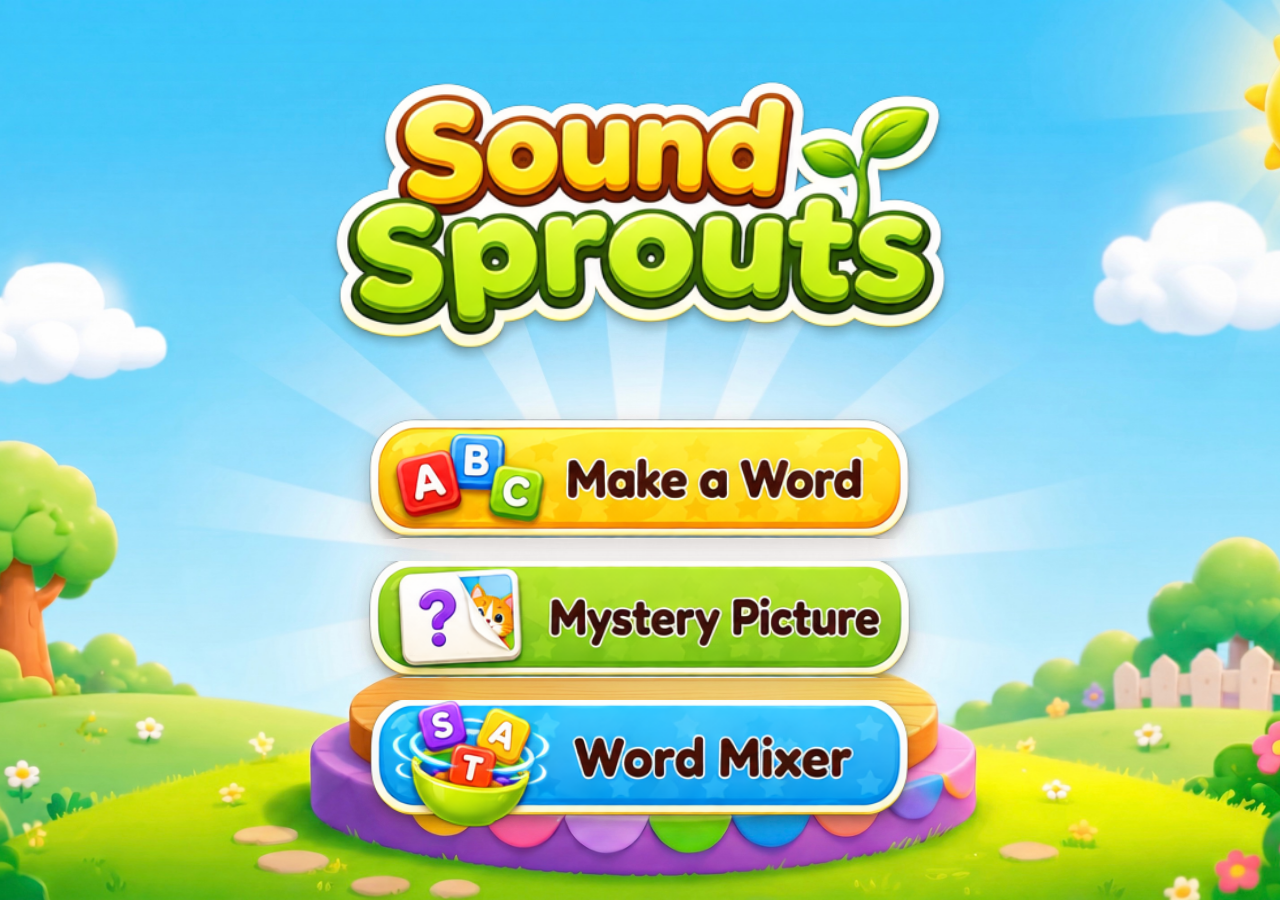
<file: index.html>
<!DOCTYPE html>
<html lang="en">
<head>
  <meta charset="utf-8" />
  <meta name="viewport"
        content="width=device-width, initial-scale=1, viewport-fit=cover, user-scalable=no" />
  <meta name="apple-mobile-web-app-capable" content="yes" />
  <meta name="mobile-web-app-capable" content="yes" />
  <meta name="apple-mobile-web-app-status-bar-style" content="black-translucent" />
  <meta name="theme-color" content="#FFF7E8" />
  <title>Sound Sprouts 🌱 — Phonics for Little Readers</title>
  <meta name="description" content="A playful phonics word-builder for early readers — tap sounds, blend them into words, hear them, and reveal a picture. 133 illustrated words across three gentle, no-pressure game modes." />

  <!-- Open Graph (Facebook, iMessage, Slack, WhatsApp, LinkedIn…) -->
  <meta property="og:type" content="website" />
  <meta property="og:site_name" content="Sound Sprouts" />
  <meta property="og:title" content="Sound Sprouts 🌱 — Phonics for Little Readers" />
  <meta property="og:description" content="Tap sounds, blend them into words, hear them, and reveal a picture. A warm, no-pressure phonics toy for ages 4+." />
  <meta property="og:url" content="https://kaigani.github.io/sound-sprouts/" />
  <meta property="og:image" content="https://kaigani.github.io/sound-sprouts/assets/og-image.jpg" />
  <meta property="og:image:type" content="image/jpeg" />
  <meta property="og:image:width" content="1200" />
  <meta property="og:image:height" content="630" />
  <meta property="og:image:alt" content="Sound Sprouts title screen with Make a Word, Mystery Picture, and Word Mixer game modes in a sunny cartoon garden." />

  <!-- Twitter / X card -->
  <meta name="twitter:card" content="summary_large_image" />
  <meta name="twitter:title" content="Sound Sprouts 🌱 — Phonics for Little Readers" />
  <meta name="twitter:description" content="Tap sounds, blend them into words, hear them, and reveal a picture. A warm, no-pressure phonics toy for ages 4+." />
  <meta name="twitter:image" content="https://kaigani.github.io/sound-sprouts/assets/og-image.jpg" />

  <!-- Icons / home-screen -->
  <link rel="icon" type="image/png" href="./assets/favicon.png" />
  <link rel="apple-touch-icon" href="./assets/apple-touch-icon.png" />
  <meta name="apple-mobile-web-app-title" content="Sound Sprouts" />

  <link rel="stylesheet" href="./css/style.css" />

  <script type="importmap">
    { "imports": { "three": "./vendor/three.module.min.js" } }
  </script>
</head>
<body>
  <!-- illustrated background plate (podium/garden); sits behind the transparent canvas -->
  <div id="bg"></div>

  <!-- three.js renders into this transparent canvas, above the bg plate -->
  <canvas id="scene" touch-action="none"></canvas>

  <!-- ===== Menu overlay ===== -->
  <div id="menu" class="overlay">
    <img class="title-img" src="./assets/gen/ui/splash/title.png" alt="Sound Sprouts" draggable="false">
    <div class="menu-buttons">
      <button class="big-button" data-mode="guided" aria-label="Make a Word">
        <img src="./assets/gen/ui/splash/btn-make.png" alt="Make a Word" draggable="false">
      </button>
      <button class="big-button" data-mode="mystery" aria-label="Mystery Picture">
        <img src="./assets/gen/ui/splash/btn-mystery.png" alt="Mystery Picture" draggable="false">
      </button>
      <button class="big-button" data-mode="freeplay" aria-label="Word Mixer">
        <img src="./assets/gen/ui/splash/btn-mixer.png" alt="Word Mixer" draggable="false">
      </button>
    </div>
  </div>

  <!-- ===== In-game HUD ===== -->
  <div id="hud" class="hidden">
    <button id="btn-home" class="hud-button hud-img hud-home" aria-label="Home"></button>
    <button id="btn-speaker" class="hud-button hud-img hud-sound hud-bottom-left" aria-label="Hear it again"></button>
    <button id="btn-shuffle" class="hud-button hud-img hud-shuffle hud-bottom-right hidden" aria-label="New tiles"></button>
    <button id="btn-again" class="again-button hud-img hud-play hidden" aria-label="Again"></button>
  </div>

  <!-- garden row: session collection of found picture words (free play) -->
  <div id="garden-row" class="hidden"></div>

  <script type="module" src="./js/main.js"></script>
</body>
</html>
</file>
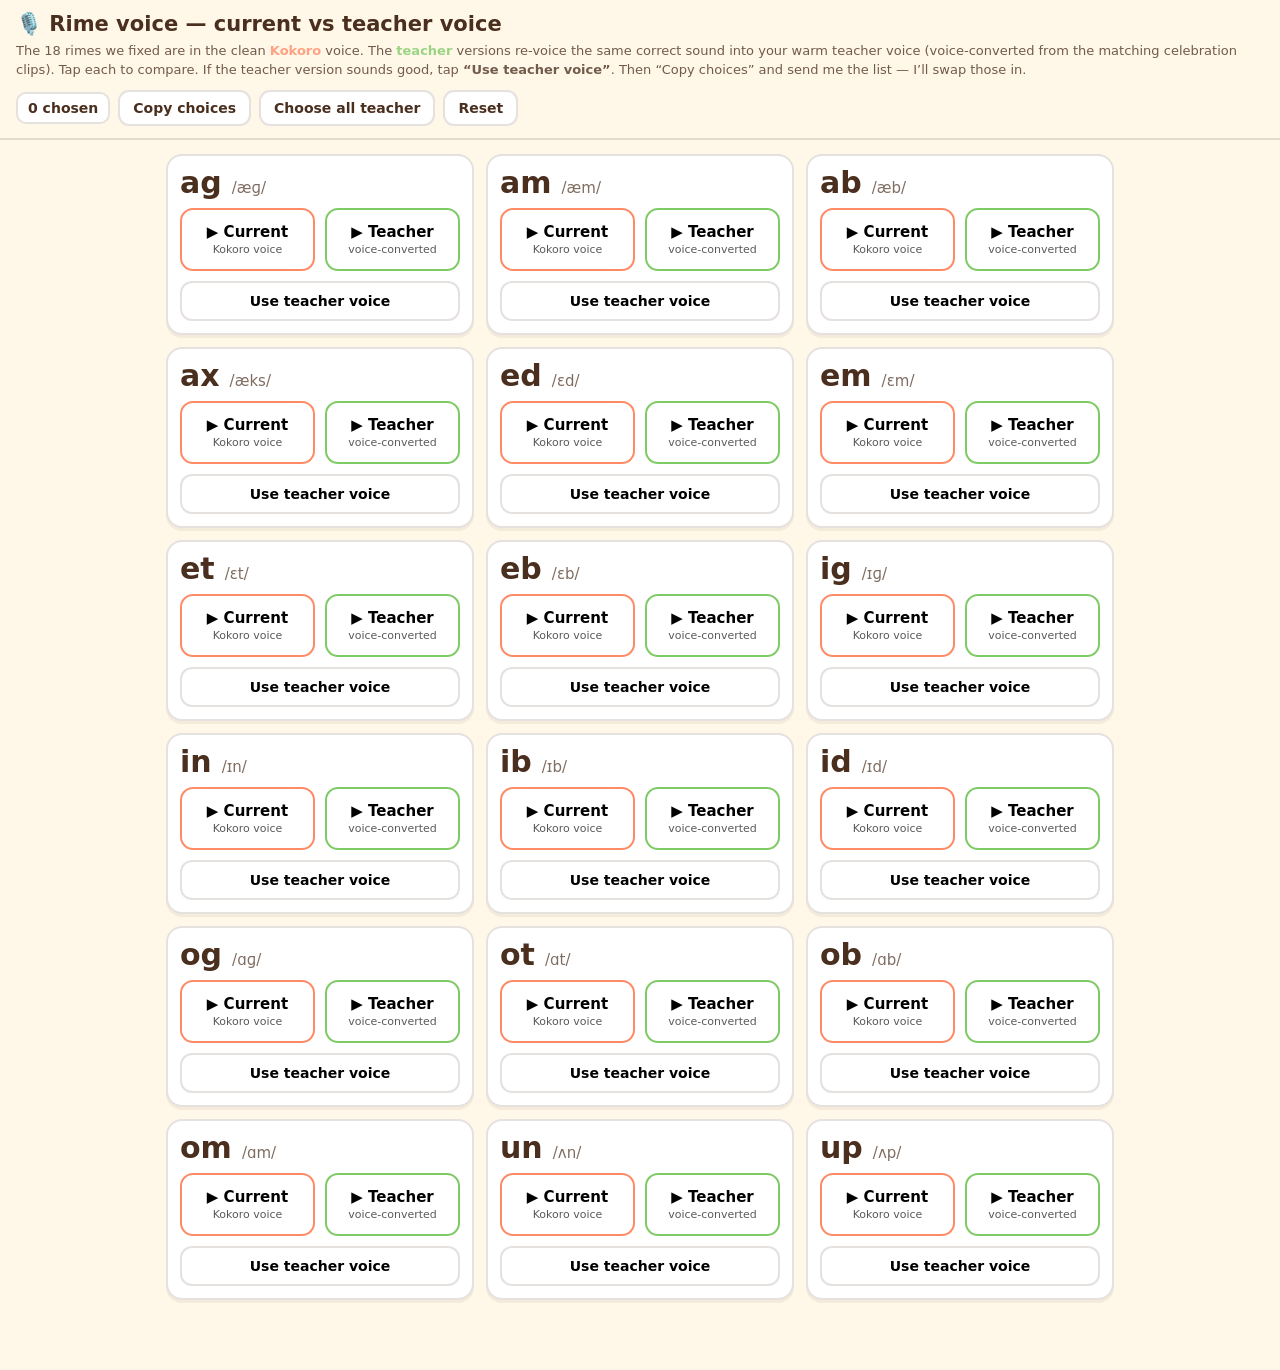
<file: debug-rimes.html>
<!DOCTYPE html>
<html lang="en">
<head>
<meta charset="utf-8">
<meta name="viewport" content="width=device-width, initial-scale=1, viewport-fit=cover">
<title>Sound Sprouts — Rime Voice Comparison</title>
<style>
  :root { --bg:#fff7e8; --card:#fff; --brown:#4a2f1f; --coral:#ff8a66; --leaf:#7ecb66;
          --gold:#f0a500; --pick:#3aa655; --line:rgba(74,47,31,.14); }
  * { box-sizing:border-box; -webkit-tap-highlight-color:transparent; }
  html,body { margin:0; background:var(--bg); color:var(--brown);
    font-family:'Fredoka','Arial Rounded MT Bold',system-ui,sans-serif; }
  header { position:sticky; top:0; z-index:10; background:rgba(255,247,232,.97);
    backdrop-filter:blur(6px); border-bottom:2px solid var(--line); padding:12px 16px; }
  h1 { margin:0 0 6px; font-size:21px; }
  p.sub { margin:0 0 10px; font-size:13px; font-weight:400; opacity:.78; line-height:1.45; }
  .toolbar { display:flex; flex-wrap:wrap; gap:8px; align-items:center; }
  button { font:inherit; cursor:pointer; }
  .tbtn { font-size:14px; font-weight:600; padding:8px 13px; border:2px solid var(--line);
    border-radius:11px; background:#fff; color:var(--brown); }
  .tbtn:active { transform:translateY(1px); }
  .count { font-size:14px; font-weight:600; padding:6px 10px; border-radius:10px;
    background:#fff; border:2px solid var(--line); }
  .count.has { background:var(--pick); color:#fff; border-color:var(--pick); }
  main { padding:14px 16px 70px; max-width:980px; margin:0 auto; }
  .grid { display:grid; gap:12px; grid-template-columns:repeat(auto-fill,minmax(290px,1fr)); }
  .card { background:var(--card); border:2px solid var(--line); border-radius:16px;
    padding:12px; box-shadow:0 3px 0 rgba(74,47,31,.06); }
  .card.use-new { border-color:var(--pick); background:#f0faf0; }
  .top { display:flex; align-items:baseline; gap:10px; margin-bottom:10px; }
  .rime { font-size:30px; font-weight:600; line-height:1; }
  .ipa { font-size:15px; opacity:.7; font-weight:400; }
  .ab { display:flex; gap:10px; margin-bottom:10px; }
  .play { flex:1; display:flex; flex-direction:column; align-items:center; gap:2px;
    padding:13px 8px; border:2px solid var(--line); border-radius:13px; background:#fff;
    font-weight:600; font-size:15px; }
  .play .lbl { font-size:11px; font-weight:400; opacity:.65; }
  .play.cur { border-color:var(--coral); }
  .play.cur.playing { background:var(--coral); color:#fff; }
  .play.new { border-color:var(--leaf); }
  .play.new.playing { background:var(--leaf); color:#fff; }
  .play:active { transform:translateY(2px); }
  .choose { display:flex; align-items:center; gap:8px; }
  .swap { flex:1; padding:10px; border-radius:12px; border:2px solid var(--line);
    background:#fff; font-weight:600; font-size:14px; }
  .card.use-new .swap { background:var(--pick); color:#fff; border-color:var(--pick); }
  dialog { border:none; border-radius:16px; padding:0; max-width:min(92vw,560px); width:100%; }
  dialog::backdrop { background:rgba(0,0,0,.4); }
  .dlg { padding:16px; } .dlg h2 { margin:0 0 8px; font-size:18px; }
  textarea { width:100%; height:200px; font-family:ui-monospace,Menlo,monospace; font-size:13px;
    border:2px solid var(--line); border-radius:12px; padding:10px; }
  .row { display:flex; gap:8px; justify-content:flex-end; margin-top:10px; }
</style>
</head>
<body>
<header>
  <h1>🎙️ Rime voice — current vs teacher voice</h1>
  <p class="sub">The 18 rimes we fixed are in the clean <b style="color:var(--coral)">Kokoro</b> voice. The <b style="color:var(--leaf)">teacher</b> versions re-voice the same correct sound into your warm teacher voice (voice-converted from the matching celebration clips). Tap each to compare. If the teacher version sounds good, tap <b>“Use teacher voice”</b>. Then “Copy choices” and send me the list — I’ll swap those in.</p>
  <div class="toolbar">
    <span class="count" id="count">0 chosen</span>
    <button class="tbtn" id="copy">Copy choices</button>
    <button class="tbtn" id="all">Choose all teacher</button>
    <button class="tbtn" id="clear">Reset</button>
  </div>
</header>
<main><div class="grid" id="grid"></div></main>

<dialog id="dlg"><div class="dlg">
  <h2>Rimes to swap to teacher voice</h2>
  <textarea id="dlgtext" readonly></textarea>
  <div class="row"><button class="tbtn" id="dlgcopy">Copy</button><button class="tbtn" id="dlgclose">Close</button></div>
</div></dialog>

<script type="module">
const IPA = { ag:'æɡ', am:'æm', ab:'æb', ax:'æks', ed:'ɛd', em:'ɛm', et:'ɛt', eb:'ɛb',
  ig:'ɪɡ', in:'ɪn', ib:'ɪb', id:'ɪd', og:'ɑɡ', ot:'ɑt', ob:'ɑb', om:'ɑm', un:'ʌn', up:'ʌp' };
const RIMES = Object.keys(IPA);
const BUST = '?t=' + Date.now();                       // always audition the latest
const CUR = (r)=>`./assets/audio/fragments/${r}.m4a${BUST}`;
const NEW = (r)=>`./assets/audio/cand_clone/${r}.m4a${BUST}`;

const chosen = new Set(JSON.parse(localStorage.getItem('sprouts-rime-choices')||'[]'));
const persist = ()=>localStorage.setItem('sprouts-rime-choices', JSON.stringify([...chosen]));

let cur=null, curEl=null;
function play(path, el){
  if(cur){cur.pause();} if(curEl)curEl.classList.remove('playing');
  cur=new Audio(path); curEl=el; el.classList.add('playing');
  cur.addEventListener('ended',()=>el.classList.remove('playing'));
  cur.addEventListener('error',()=>el.classList.remove('playing'));
  cur.play().catch(()=>{});
}
function updateCount(){ const e=document.getElementById('count');
  e.textContent=`${chosen.size} chosen`; e.classList.toggle('has',chosen.size>0); }

const grid=document.getElementById('grid');
function render(){
  grid.innerHTML='';
  for(const r of RIMES){
    const card=document.createElement('div');
    card.className='card'+(chosen.has(r)?' use-new':'');
    card.innerHTML=`
      <div class="top"><span class="rime">${r}</span><span class="ipa">/${IPA[r]}/</span></div>
      <div class="ab">
        <button class="play cur"><span>▶ Current</span><span class="lbl">Kokoro voice</span></button>
        <button class="play new"><span>▶ Teacher</span><span class="lbl">voice-converted</span></button>
      </div>
      <div class="choose"><button class="swap">${chosen.has(r)?'✓ Using teacher voice':'Use teacher voice'}</button></div>`;
    card.querySelector('.play.cur').addEventListener('click',(e)=>play(CUR(r),e.currentTarget));
    card.querySelector('.play.new').addEventListener('click',(e)=>play(NEW(r),e.currentTarget));
    card.querySelector('.swap').addEventListener('click',()=>{
      if(chosen.has(r))chosen.delete(r); else chosen.add(r);
      persist(); updateCount(); render();
    });
    grid.appendChild(card);
  }
}
render(); updateCount();

document.getElementById('all').addEventListener('click',()=>{ RIMES.forEach(r=>chosen.add(r)); persist(); updateCount(); render(); });
document.getElementById('clear').addEventListener('click',()=>{ if(!chosen.size||!confirm('Reset all choices?'))return; chosen.clear(); persist(); updateCount(); render(); });
function report(){
  const list=RIMES.filter(r=>chosen.has(r));
  if(!list.length) return '(none chosen — current Kokoro voice kept for all)';
  return 'Swap these rimes to the teacher voice:\n'+list.map(r=>`${r}\t/${IPA[r]}/\tcand_clone/${r}.m4a`).join('\n');
}
const dlg=document.getElementById('dlg');
document.getElementById('copy').addEventListener('click',()=>{ const t=report();
  document.getElementById('dlgtext').value=t; dlg.showModal(); navigator.clipboard?.writeText(t).catch(()=>{}); });
document.getElementById('dlgcopy').addEventListener('click',()=>{ const ta=document.getElementById('dlgtext');
  ta.select(); navigator.clipboard?.writeText(ta.value).catch(()=>document.execCommand('copy')); });
document.getElementById('dlgclose').addEventListener('click',()=>dlg.close());
</script>
</body>
</html>
</file>
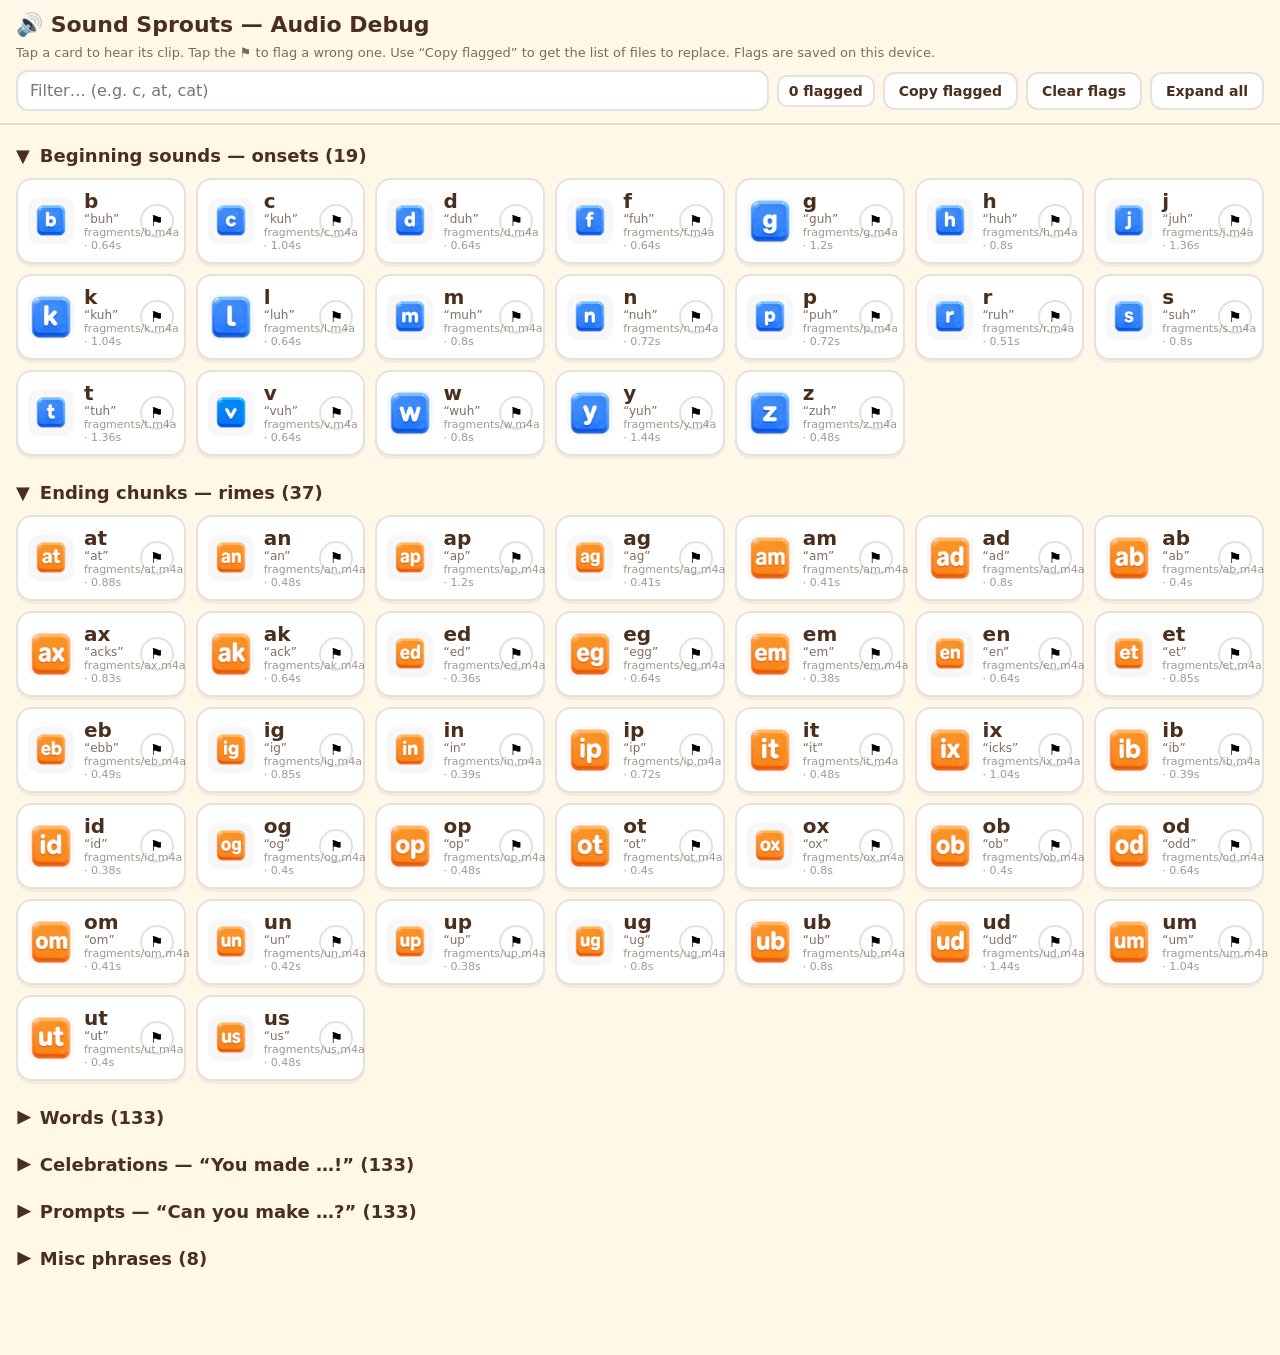
<file: debug.html>
<!DOCTYPE html>
<html lang="en">
<head>
<meta charset="utf-8">
<meta name="viewport" content="width=device-width, initial-scale=1, viewport-fit=cover">
<title>Sound Sprouts — Audio Debug</title>
<style>
  :root { --bg:#fff7e8; --card:#fff; --brown:#4a2f1f; --coral:#ff8a66; --leaf:#7ecb66;
          --blue:#66b8ff; --flag:#e8453c; --line:rgba(74,47,31,.14); }
  * { box-sizing:border-box; -webkit-tap-highlight-color:transparent; }
  html,body { margin:0; background:var(--bg); color:var(--brown);
    font-family:'Fredoka','Arial Rounded MT Bold',system-ui,sans-serif; }
  header { position:sticky; top:0; z-index:10; background:rgba(255,247,232,.96);
    backdrop-filter:blur(6px); border-bottom:2px solid var(--line); padding:12px 16px; }
  h1 { margin:0 0 8px; font-size:22px; }
  .sub { font-size:13px; opacity:.7; margin:0 0 10px; font-weight:400; }
  .toolbar { display:flex; flex-wrap:wrap; gap:8px; align-items:center; }
  .toolbar input[type=search] { flex:1 1 200px; min-width:140px; font:inherit; font-size:16px;
    padding:9px 12px; border:2px solid var(--line); border-radius:12px; background:#fff; }
  button { font:inherit; cursor:pointer; }
  .tbtn { font-size:14px; font-weight:600; padding:9px 14px; border:2px solid var(--line);
    border-radius:12px; background:#fff; color:var(--brown); }
  .tbtn:active { transform:translateY(1px); }
  .count { font-size:14px; font-weight:600; padding:6px 10px; border-radius:10px;
    background:#fff; border:2px solid var(--line); }
  .count.has { background:var(--flag); color:#fff; border-color:var(--flag); }
  main { padding:14px 16px 60px; }
  section { margin-bottom:26px; }
  .sec-head { display:flex; align-items:center; gap:10px; cursor:pointer; user-select:none;
    font-size:18px; font-weight:600; margin:6px 0 12px; }
  .sec-head .chev { transition:transform .15s; }
  section.collapsed .chev { transform:rotate(-90deg); }
  section.collapsed .grid { display:none; }
  .grid { display:grid; gap:10px; grid-template-columns:repeat(auto-fill,minmax(150px,1fr)); }
  .card { position:relative; display:flex; align-items:center; gap:10px; padding:10px;
    background:var(--card); border:2px solid var(--line); border-radius:16px;
    box-shadow:0 3px 0 rgba(74,47,31,.06); transition:transform .06s, box-shadow .1s, border-color .1s; }
  .card .hit { display:flex; align-items:center; gap:10px; flex:1; min-width:0; cursor:pointer; }
  .card:active { transform:translateY(2px); }
  .card.playing { border-color:var(--leaf); box-shadow:0 0 0 3px rgba(126,203,102,.4); }
  .card.flagged { border-color:var(--flag); background:#fff3f1; }
  .thumb { width:46px; height:46px; flex:none; object-fit:contain;
    background:rgba(0,0,0,.03); border-radius:10px; }
  .meta { min-width:0; }
  .key { font-size:20px; font-weight:600; line-height:1.1; }
  .exp { font-size:12px; opacity:.7; font-weight:400; white-space:nowrap;
    overflow:hidden; text-overflow:ellipsis; }
  .dur { font-size:11px; opacity:.5; font-weight:400; }
  .flag { flex:none; width:34px; height:34px; border-radius:50%; border:2px solid var(--line);
    background:#fff; font-size:15px; line-height:1; display:flex; align-items:center;
    justify-content:center; }
  .card.flagged .flag { background:var(--flag); border-color:var(--flag); color:#fff; }
  dialog { border:none; border-radius:16px; padding:0; max-width:min(92vw,560px); width:100%; }
  dialog::backdrop { background:rgba(0,0,0,.4); }
  .dlg { padding:16px; }
  .dlg h2 { margin:0 0 8px; font-size:18px; }
  textarea { width:100%; height:240px; font-family:ui-monospace,Menlo,monospace; font-size:13px;
    border:2px solid var(--line); border-radius:12px; padding:10px; }
  .row { display:flex; gap:8px; justify-content:flex-end; margin-top:10px; }
  .hint { font-size:12px; opacity:.6; font-weight:400; }
</style>
</head>
<body>
<header>
  <h1>🔊 Sound Sprouts — Audio Debug</h1>
  <p class="sub">Tap a card to hear its clip. Tap the ⚑ to flag a wrong one. Use “Copy flagged” to get the list of files to replace. Flags are saved on this device.</p>
  <div class="toolbar">
    <input type="search" id="search" placeholder="Filter… (e.g. c, at, cat)" autocomplete="off">
    <span class="count" id="count">0 flagged</span>
    <button class="tbtn" id="copy">Copy flagged</button>
    <button class="tbtn" id="clear">Clear flags</button>
    <button class="tbtn" id="expand">Expand all</button>
  </div>
</header>
<main id="main"><p id="loading" class="hint">Loading clips…</p></main>

<dialog id="dlg"><div class="dlg">
  <h2>Flagged clips to replace</h2>
  <p class="hint">Each line: <code>category/key</code> — file path — expected pronunciation.</p>
  <textarea id="dlgtext" readonly></textarea>
  <div class="row">
    <button class="tbtn" id="dlgcopy">Copy to clipboard</button>
    <button class="tbtn" id="dlgclose">Close</button>
  </div>
</div></dialog>

<script type="module">
import { ONSETS, RIMES, WORDS } from './js/data.js';

const AUDIO_BASE = './assets/audio/';
// cache-bust per page load so a reload always auditions the latest clips
const BUST = '?t=' + Date.now();
const TILE = (k) => `./assets/gen/tiles/${k}.png`;
const OBJ  = (w) => `./assets/gen/objects/${w}.png`;

const MISC_TEXT = {
  'silly-1': 'What a silly sound! Try another one!',
  'silly-2': 'Hee hee! That is so silly! Try again!',
  'silly-3': 'Ooh, what a funny sound! Try a different tile!',
  'mixer-intro': 'Mix the sounds! What can you make?',
  'mystery-intro': 'Mystery word! Listen.',
  'mystery-outro': 'What does it make?',
  'hooray': 'Hooray!',
  'realword': "Ooh, that's a real word too!",
};

const cap = (w) => w.charAt(0).toUpperCase() + w.slice(1);
const flagged = new Set(JSON.parse(localStorage.getItem('sprouts-flagged') || '[]'));

let manifest = {};
try {
  manifest = await (await fetch(AUDIO_BASE + 'manifest.json' + BUST, { cache: 'no-cache' })).json();
} catch (e) {
  document.getElementById('loading').textContent = 'Could not load manifest.json — serve this over http (python3 -m http.server).';
  throw e;
}

// Build the list of sections: [{title, items:[{cat,key,label,expected,thumb,file,dur}]}]
const dur = (cat, key) => (manifest[cat]?.[key]?.dur ?? null);
const frag = (key, expected) => ({
  cat: 'fragments', key, label: key, expected, thumb: TILE(key),
  file: `fragments/${key}.m4a`, dur: dur('fragments', key),
});

const onsetItems = Object.keys(ONSETS)
  .filter((k) => manifest.fragments?.[k])
  .map((k) => frag(k, `“${ONSETS[k].spoken}”`));
const rimeItems = Object.keys(RIMES)
  .filter((k) => manifest.fragments?.[k])
  .map((k) => frag(k, `“${RIMES[k].spoken}”`));

const wordItems = WORDS.filter((w) => manifest.words?.[w.word]).map((w) => ({
  cat: 'words', key: w.word, label: w.word, expected: `“${cap(w.word)}!”`,
  thumb: OBJ(w.word), file: `words/${w.word}.m4a`, dur: dur('words', w.word),
}));
const celebItems = WORDS.filter((w) => manifest.celebrate?.[w.word]).map((w) => ({
  cat: 'celebrate', key: w.word, label: w.word, expected: `“You made ${w.word}!”`,
  thumb: OBJ(w.word), file: `celebrate/${w.word}.m4a`, dur: dur('celebrate', w.word),
}));
const promptItems = WORDS.filter((w) => manifest.prompts?.[w.word]).map((w) => ({
  cat: 'prompts', key: w.word, label: w.word, expected: `“Can you make ${w.word}?”`,
  thumb: OBJ(w.word), file: `prompts/${w.word}.m4a`, dur: dur('prompts', w.word),
}));
const miscItems = Object.keys(manifest.misc || {}).map((k) => ({
  cat: 'misc', key: k, label: k, expected: MISC_TEXT[k] ? `“${MISC_TEXT[k]}”` : '',
  thumb: null, file: `misc/${k}.m4a`, dur: dur('misc', k),
}));

const SECTIONS = [
  { title: `Beginning sounds — onsets (${onsetItems.length})`, items: onsetItems },
  { title: `Ending chunks — rimes (${rimeItems.length})`, items: rimeItems },
  { title: `Words (${wordItems.length})`, items: wordItems, collapsed: true },
  { title: `Celebrations — “You made …!” (${celebItems.length})`, items: celebItems, collapsed: true },
  { title: `Prompts — “Can you make …?” (${promptItems.length})`, items: promptItems, collapsed: true },
  { title: `Misc phrases (${miscItems.length})`, items: miscItems, collapsed: true },
];

// ---- audio playback (one channel) ----
let cur = null, curCard = null;
function play(item, card) {
  if (cur) { cur.pause(); cur.currentTime = 0; }
  if (curCard) curCard.classList.remove('playing');
  cur = new Audio(AUDIO_BASE + item.file + BUST);
  curCard = card;
  card.classList.add('playing');
  cur.addEventListener('ended', () => card.classList.remove('playing'));
  cur.addEventListener('error', () => { card.classList.remove('playing'); card.querySelector('.exp').textContent = '⚠️ clip failed to load'; });
  cur.play().catch(() => {});
}

const fid = (it) => `${it.cat}/${it.key}`;
function updateCount() {
  const el = document.getElementById('count');
  el.textContent = `${flagged.size} flagged`;
  el.classList.toggle('has', flagged.size > 0);
}
function persist() { localStorage.setItem('sprouts-flagged', JSON.stringify([...flagged])); }

// ---- render ----
const main = document.getElementById('main');
main.innerHTML = '';
const allCards = [];
for (const sec of SECTIONS) {
  const s = document.createElement('section');
  if (sec.collapsed) s.classList.add('collapsed');
  const head = document.createElement('div');
  head.className = 'sec-head';
  head.innerHTML = `<span class="chev">▼</span> ${sec.title}`;
  head.addEventListener('click', () => s.classList.toggle('collapsed'));
  s.appendChild(head);
  const grid = document.createElement('div');
  grid.className = 'grid';
  for (const it of sec.items) {
    const card = document.createElement('div');
    card.className = 'card' + (flagged.has(fid(it)) ? ' flagged' : '');
    card.dataset.search = `${it.cat} ${it.key} ${it.expected}`.toLowerCase();
    const thumb = it.thumb ? `<img class="thumb" src="${it.thumb}" alt="" onerror="this.style.visibility='hidden'">`
                           : `<div class="thumb"></div>`;
    card.innerHTML = `
      <div class="hit">
        ${thumb}
        <div class="meta">
          <div class="key">${it.label}</div>
          <div class="exp">${it.expected}</div>
          <div class="dur">${it.file}${it.dur != null ? ` · ${it.dur}s` : ''}</div>
        </div>
      </div>
      <button class="flag" title="Flag as wrong">⚑</button>`;
    card.querySelector('.hit').addEventListener('click', () => play(it, card));
    card.querySelector('.flag').addEventListener('click', (e) => {
      e.stopPropagation();
      const id = fid(it);
      if (flagged.has(id)) flagged.delete(id); else flagged.add(id);
      card.classList.toggle('flagged');
      persist(); updateCount();
    });
    grid.appendChild(card);
    allCards.push({ card, it });
  }
  s.appendChild(grid);
  main.appendChild(s);
}
updateCount();

// ---- search filter ----
document.getElementById('search').addEventListener('input', (e) => {
  const q = e.target.value.trim().toLowerCase();
  for (const { card } of allCards) {
    card.style.display = !q || card.dataset.search.includes(q) ? '' : 'none';
  }
});

// ---- toolbar ----
document.getElementById('expand').addEventListener('click', (e) => {
  const secs = [...document.querySelectorAll('section')];
  const anyCollapsed = secs.some((s) => s.classList.contains('collapsed'));
  secs.forEach((s) => s.classList.toggle('collapsed', !anyCollapsed));
  e.target.textContent = anyCollapsed ? 'Collapse all' : 'Expand all';
});
document.getElementById('clear').addEventListener('click', () => {
  if (!flagged.size || !confirm('Clear all flags?')) return;
  flagged.clear(); persist(); updateCount();
  document.querySelectorAll('.card.flagged').forEach((c) => c.classList.remove('flagged'));
});
function flaggedReport() {
  const byCat = {};
  for (const { it } of allCards) {
    if (flagged.has(fid(it))) (byCat[it.cat] ||= []).push(it);
  }
  const lines = [];
  for (const cat of Object.keys(byCat)) {
    lines.push(`# ${cat}`);
    for (const it of byCat[cat]) lines.push(`${it.cat}/${it.key}\tassets/audio/${it.file}\texpected ${it.expected}`);
    lines.push('');
  }
  return lines.join('\n').trim() || '(nothing flagged)';
}
const dlg = document.getElementById('dlg');
document.getElementById('copy').addEventListener('click', () => {
  const text = flaggedReport();
  document.getElementById('dlgtext').value = text;
  dlg.showModal();
  navigator.clipboard?.writeText(text).catch(() => {});
});
document.getElementById('dlgcopy').addEventListener('click', () => {
  const ta = document.getElementById('dlgtext');
  ta.select(); navigator.clipboard?.writeText(ta.value).catch(() => document.execCommand('copy'));
});
document.getElementById('dlgclose').addEventListener('click', () => dlg.close());
</script>
</body>
</html>
</file>
<file: css/style.css>
/* Sound Sprouts — DOM styling. The three.js canvas is the world; these are the
   menu overlay, the in-game HUD buttons, and the garden collection strip.
   Built for a 4-year-old on an iPad: huge touch targets, no reading required. */

@font-face {
  font-family: 'Fredoka';
  /* fetched by a separate task; if missing, the stack below falls back cleanly */
  src: url('../assets/fonts/fredoka-latin-600-normal.woff2') format('woff2');
  font-weight: 600;
  font-style: normal;
  font-display: swap;
}

:root {
  --cream: #FFF7E8;
  --sky: #BDE8FF;
  --coral: #FF5A2B;
  --leaf: #43BE2E;
  --brown: #4A2F1F;
  --wood: #D9A05B;
  --font: 'Fredoka', 'Arial Rounded MT Bold', 'Trebuchet MS', sans-serif;
}

* { box-sizing: border-box; -webkit-tap-highlight-color: transparent; }

html {
  /* sky fallback behind the fixed #bg plate; prevents a white flash and stops
     body-background propagation from covering the z-index:-1 plate. */
  background-color: var(--sky);
}
html, body {
  margin: 0;
  padding: 0;
  width: 100%;
  height: 100%;
  overflow: hidden;
  background: transparent;
  font-family: var(--font);
  /* suppress long-press callout / selection / context menus on iPad */
  -webkit-user-select: none;
  user-select: none;
  -webkit-touch-callout: none;
  overscroll-behavior: none;
  touch-action: none;
}

/* illustrated background plate behind the transparent WebGL canvas. cover +
   center bottom keeps the podium centered & visible in portrait and landscape. */
#bg {
  position: fixed;
  inset: 0;
  z-index: -1;
  background-image: url('../assets/gen/bg.jpg');
  background-size: cover;
  background-position: center bottom;
  background-repeat: no-repeat;
  background-color: var(--sky);
}

#scene {
  position: fixed;
  inset: 0;
  width: 100%;
  height: 100%;
  display: block;
  touch-action: none;
  background: transparent;
}

.hidden { display: none !important; }

/* ===================== Menu overlay ===================== */

.overlay {
  position: fixed;
  inset: 0;
  display: flex;
  flex-direction: column;
  align-items: center;
  justify-content: center;
  gap: 6vh;
  padding: max(4vh, env(safe-area-inset-top)) 5vw
           max(4vh, env(safe-area-inset-bottom)) 5vw;
  pointer-events: auto;
}

.title-img {
  display: block;
  width: min(82vw, 640px);
  height: auto;
  user-select: none;
  -webkit-user-drag: none;
  animation: titleBob 3.6s ease-in-out infinite;
}

@keyframes titleBob {
  0%, 100% { transform: translateY(0); }
  50%      { transform: translateY(-8px); }
}

.menu-buttons {
  display: flex;
  flex-direction: column;
  align-items: center;
  gap: 2.4vh;
  width: min(86vw, 560px);
}

/* landscape: cap by height so all three stacked buttons + title always fit */
@media (orientation: landscape) {
  .title-img   { width: min(70vh, 640px); }
  .menu-buttons { width: min(62vh, 560px); }
}

.big-button {
  display: block;
  width: 100%;
  padding: 0;
  border: none;
  background: none;
  cursor: pointer;
  -webkit-tap-highlight-color: transparent;
  touch-action: manipulation;
  transition: transform 0.09s ease-out, filter 0.09s ease-out;
}

.big-button img {
  display: block;
  width: 100%;
  height: auto;
  user-select: none;
  -webkit-user-drag: none;
  filter: drop-shadow(0 7px 12px rgba(74, 47, 31, 0.22));
}

.big-button:active {
  transform: translateY(4px) scale(0.99);
}

/* ===================== In-game HUD ===================== */

.hud-button {
  position: fixed;
  width: 84px;
  height: 84px;
  border: none;
  border-radius: 50%;
  background: var(--cream);
  font-size: 42px;
  line-height: 1;
  cursor: pointer;
  z-index: 20;
  display: flex;
  align-items: center;
  justify-content: center;
  box-shadow: 0 6px 0 rgba(74, 47, 31, 0.12), 0 10px 20px rgba(74, 47, 31, 0.18);
  transition: transform 0.08s ease-out, box-shadow 0.08s ease-out;
  touch-action: manipulation;
}

.hud-button:active {
  transform: translateY(3px);
  box-shadow: 0 3px 0 rgba(74, 47, 31, 0.12), 0 6px 12px rgba(74, 47, 31, 0.18);
}

/* image-based HUD buttons: the PNG is itself a round glossy cream button, so we
   drop the CSS pill background/shadow and let the artwork carry the look. */
.hud-img {
  background-color: transparent;
  background-repeat: no-repeat;
  background-position: center;
  background-size: contain;
  box-shadow: none;
  font-size: 0;
}

.hud-img:active {
  box-shadow: none;
}

.hud-home    { background-image: url('../assets/gen/ui/btn-home.png'); }
.hud-sound   { background-image: url('../assets/gen/ui/btn-sound.png'); }
.hud-shuffle { background-image: url('../assets/gen/ui/btn-shuffle.png'); }
.hud-play    { background-image: url('../assets/gen/ui/btn-play.png'); }

#btn-home {
  top: max(16px, env(safe-area-inset-top));
  left: max(16px, env(safe-area-inset-left));
}

.hud-bottom-left {
  bottom: max(16px, env(safe-area-inset-bottom));
  left: max(16px, env(safe-area-inset-left));
}

.hud-bottom-right {
  bottom: max(16px, env(safe-area-inset-bottom));
  right: max(16px, env(safe-area-inset-right));
}

/* big celebratory "Again" (play) button, centered near the bottom. Uses the
   generated btn-play artwork; kept round + large + with the pop-in animation. */
.again-button {
  position: fixed;
  left: 50%;
  bottom: max(28px, env(safe-area-inset-bottom));
  transform: translateX(-50%);
  width: 110px;
  height: 110px;
  padding: 0;
  border: none;
  border-radius: 50%;
  background-color: transparent;
  background-image: url('../assets/gen/ui/btn-play.png');
  background-repeat: no-repeat;
  background-position: center;
  background-size: contain;
  font-size: 0;
  cursor: pointer;
  z-index: 25;
  animation: again-pop 0.35s cubic-bezier(0.34, 1.56, 0.64, 1) both;
  touch-action: manipulation;
}

.again-button:active {
  transform: translateX(-50%) translateY(4px);
}

@keyframes again-pop {
  0%   { transform: translateX(-50%) scale(0.4); opacity: 0; }
  100% { transform: translateX(-50%) scale(1);   opacity: 1; }
}

/* ===================== Garden row (free play collection) ===== */

#garden-row {
  position: fixed;
  top: max(12px, env(safe-area-inset-top));
  left: 50%;
  transform: translateX(-50%);
  display: flex;
  gap: 10px;
  padding: 8px 14px;
  max-width: 92vw;
  overflow: hidden;
  background: rgba(255, 255, 255, 0.55);
  border-radius: 28px;
  z-index: 15;
  pointer-events: none;
}

.garden-card {
  width: 56px;
  height: 56px;
  border-radius: 16px;
  background: #ffffff;
  display: flex;
  align-items: center;
  justify-content: center;
  font-size: 34px;
  box-shadow: 0 3px 8px rgba(74, 47, 31, 0.18);
  animation: again-pop 0.4s cubic-bezier(0.34, 1.56, 0.64, 1) both;
}
</file>
